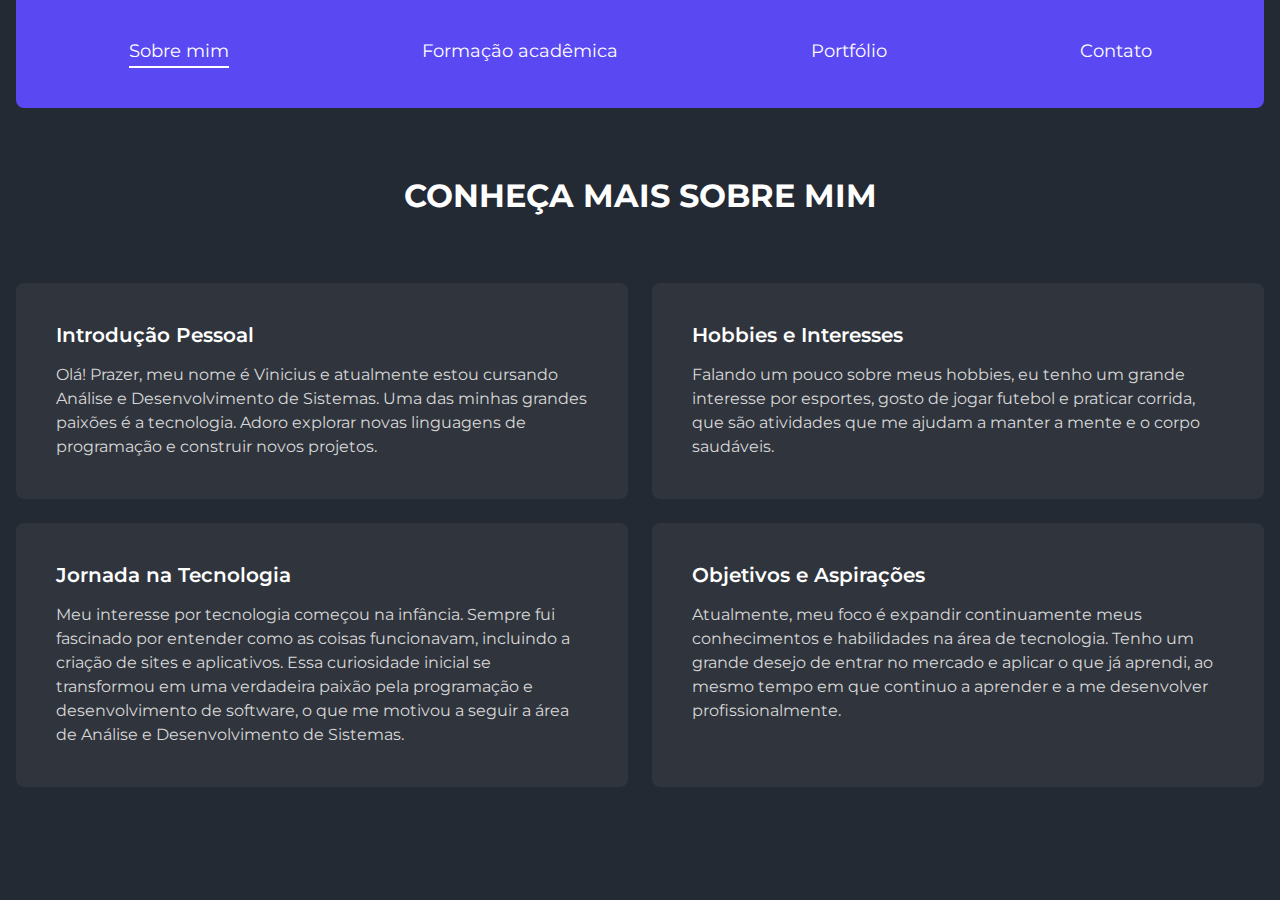
<file: index.html>
<!DOCTYPE html>
<html lang="pt-br">

<head>
    <link rel="preconnect" href="https://fonts.googleapis.com">
    <link rel="preconnect" href="https://fonts.gstatic.com" crossorigin>
    <meta charset="UTF-8">
    <meta name="viewport" content="width=device-width, initial-scale=1.0">
    <title>Portfólio Pessoal - Sobre mim</title>
    <link rel="stylesheet" href="./style.css">
    <link href="https://fonts.googleapis.com/css2?family=Montserrat:ital,wght@0,100..900;1,100..900&display=swap" rel="stylesheet">
    <link rel="shortcut icon" href="./icons/phone.svg" type="image/x-icon">
</head>

<body>
    <div class="app">
        <header>
            <nav>
                <ul>
                    <li><a href="./index.html" class="active">Sobre mim</a></li>
                    <li><a href="./formacao.html">Formação acadêmica</a></li>
                    <li><a href="./portfolio.html">Portfólio</a></li>
                    <li><a href="./contato.html">Contato</a></li>
                </ul>
            </nav>

            <div class="menu-mobile">
                <img src="./icons/menu-mobile.svg" alt="Ícone do menu de navegação">
            </div>
        </header>

        <section class="area-title">
            <h1>Conheça mais sobre mim</h1>
        </section>

        <main class="about-me">
            <div class="area-about-me">
                <div class="wrapper-about-me">
                    <h2>Introdução Pessoal</h2>
                    <p>Olá! Prazer, meu nome é Vinicius e atualmente estou cursando Análise e Desenvolvimento de
                        Sistemas. Uma das minhas grandes paixões é a tecnologia. Adoro explorar novas linguagens
                        de programação e construir novos projetos.
                    </p>
                </div>

                <div class="wrapper-about-me">
                    <h2>Hobbies e Interesses</h2>
                    <p>Falando um pouco sobre meus hobbies, eu tenho um grande interesse por esportes, gosto de jogar
                        futebol e praticar corrida, que são atividades que me ajudam a manter a mente e o corpo saudáveis.
                    </p>
                </div>

                <div class="wrapper-about-me">
                    <h2>Jornada na Tecnologia</h2>
                    <p>Meu interesse por tecnologia começou na infância. Sempre fui fascinado por entender como as coisas
                        funcionavam, incluindo a criação de sites e aplicativos. Essa curiosidade inicial se transformou
                        em uma verdadeira paixão pela programação e desenvolvimento de software, o que me motivou a seguir
                        a área de Análise e Desenvolvimento de Sistemas.
                    </p>
                </div>

                <div class="wrapper-about-me">
                    <h2>Objetivos e Aspirações</h2>
                    <p>Atualmente, meu foco é expandir continuamente meus conhecimentos e habilidades na área de tecnologia.
                        Tenho um grande desejo de entrar no mercado e aplicar o que já aprendi, ao mesmo tempo em que
                        continuo a aprender e a me desenvolver profissionalmente.
                    </p>
                </div>
            </div>
        </main>
    </div>

    <script src="./js/app.js"></script>
</body>

</html>
</file>
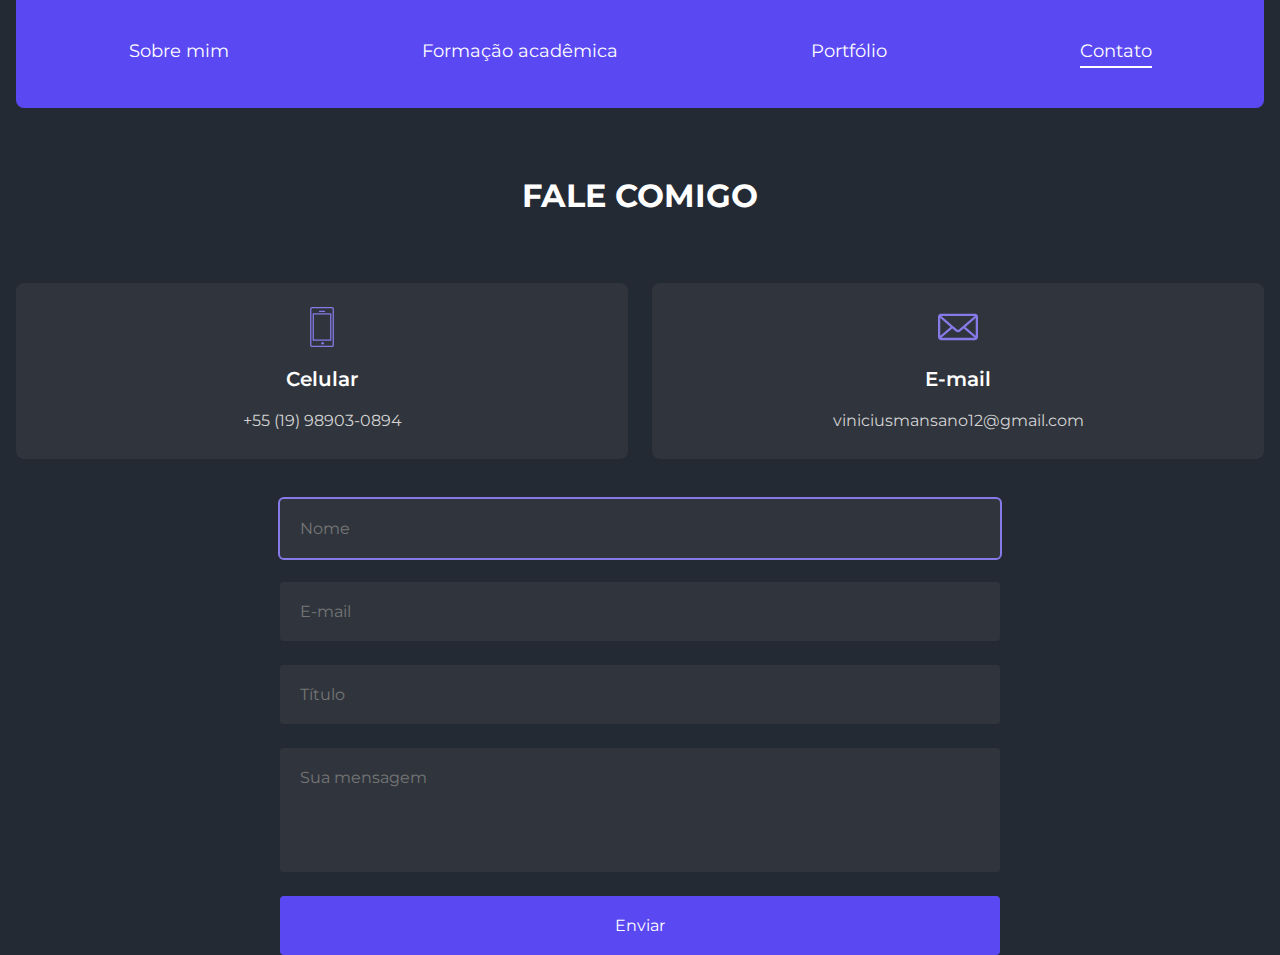
<file: contato.html>
<!DOCTYPE html>
<html lang="pt-br">

<head>
    <link rel="preconnect" href="https://fonts.googleapis.com">
    <link rel="preconnect" href="https://fonts.gstatic.com" crossorigin>
    <meta charset="UTF-8">
    <meta name="viewport" content="width=device-width, initial-scale=1.0">
    <title>Portfólio Pessoal - Contato</title>
    <link rel="stylesheet" href="./style.css">
    <link href="https://fonts.googleapis.com/css2?family=Montserrat:ital,wght@0,100..900;1,100..900&display=swap" rel="stylesheet">
    <link rel="shortcut icon" href="./icons/phone.svg" type="image/x-icon">
</head>

<body>
    <div class="app">
        <header>
            <nav>
                <ul>
                    <li><a href="./index.html">Sobre mim</a></li>
                    <li><a href="./formacao.html">Formação acadêmica</a></li>
                    <li><a href="./portfolio.html">Portfólio</a></li>
                    <li><a href="./contato.html" class="active">Contato</a></li>
                </ul>
            </nav>

            <div class="menu-mobile">
                <img src="./icons/menu-mobile.svg" alt="Ícone do menu de navegação">
            </div>
        </header>

        <section class="area-title">
            <h1>Fale Comigo</h1>
        </section>

        <main class="contact">
            <div class="wrapper-contact-infos">
                <div class="phone-number">
                    <img src="./icons/phone.svg" alt="Ícone de um telefone">
                    <h2>Celular</h2>
                    <a href="tel:+5519989030894">+55 (19) 98903-0894</a href="">
                </div>
                <div class="email-contact">
                    <img src="./icons/email.svg" alt="Ícone de um e-mail">
                    <h2>E-mail</h2>
                    <a href="mailto:viniciusmansano12@gmail.com">viniciusmansano12@gmail.com</a href="">
                </div>
            </div>

            <form>
                <input type="text" name="name" placeholder="Nome" autofocus>
                <input type="email" name="email" placeholder="E-mail">
                <input type="text" name="title" placeholder="Título">
                <textarea name="message" placeholder="Sua mensagem" maxlength="300"></textarea>
                <button>Enviar</button>
            </form>
        </main>
    </div>

    <script src="./js/app.js"></script>
</body>

</html>
</file>
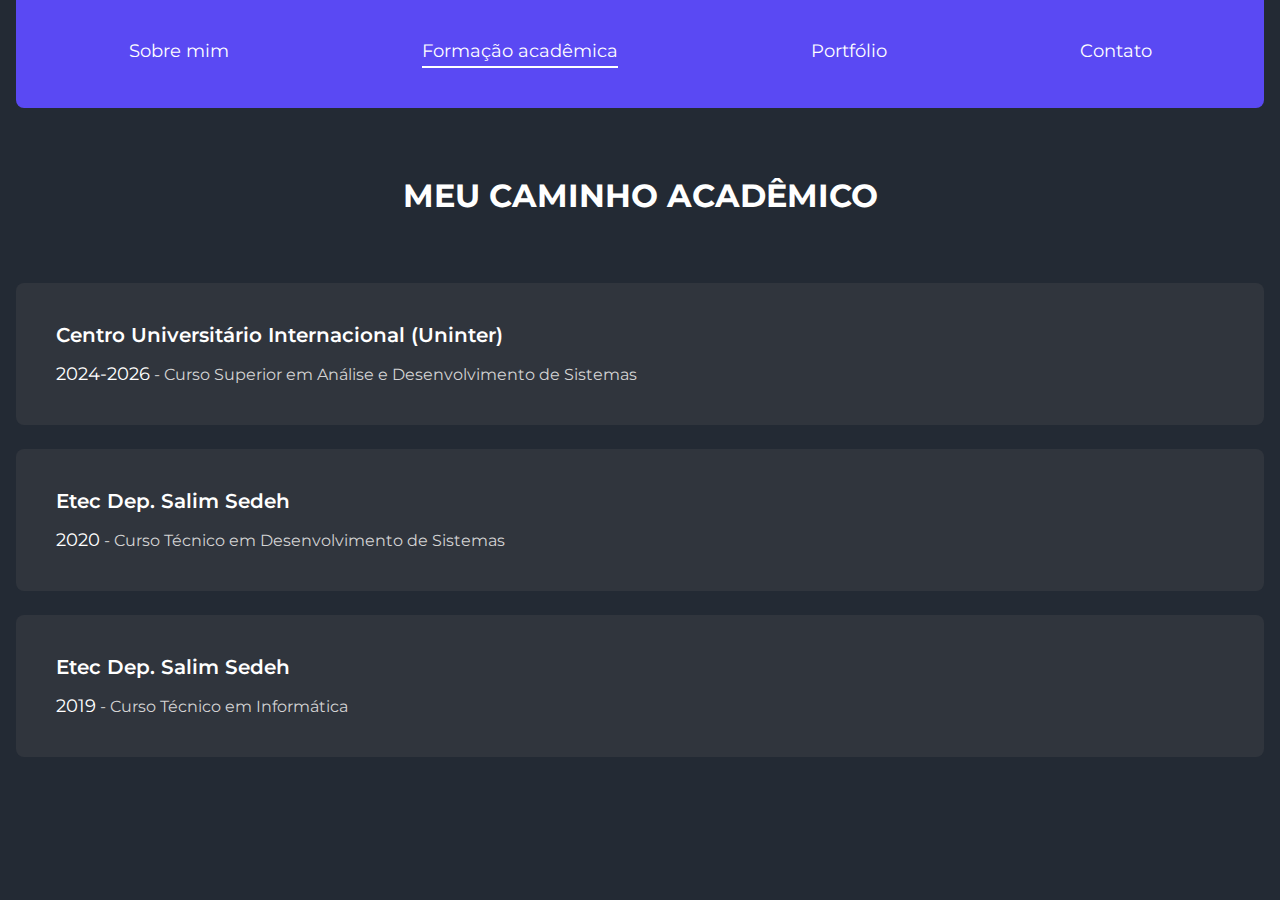
<file: formacao.html>
<!DOCTYPE html>
<html lang="pt-br">

<head>
    <link rel="preconnect" href="https://fonts.googleapis.com">
    <link rel="preconnect" href="https://fonts.gstatic.com" crossorigin>
    <meta charset="UTF-8">
    <meta name="viewport" content="width=device-width, initial-scale=1.0">
    <title>Portfólio Pessoal - Formação acadêmica</title>
    <link rel="stylesheet" href="./style.css">
    <link href="https://fonts.googleapis.com/css2?family=Montserrat:ital,wght@0,100..900;1,100..900&display=swap" rel="stylesheet">
    <link rel="shortcut icon" href="./icons/phone.svg" type="image/x-icon">
</head>

<body>
    <div class="app">
        <header>
            <nav>
                <ul>
                    <li><a href="./index.html">Sobre mim</a></li>
                    <li><a href="./formacao.html" class="active">Formação acadêmica</a></li>
                    <li><a href="./portfolio.html">Portfólio</a></li>
                    <li><a href="./contato.html">Contato</a></li>
                </ul>
            </nav>

            <div class="menu-mobile">
                <img src="./icons/menu-mobile.svg" alt="Ícone do menu de navegação">
            </div>
        </header>

        <section class="area-title">
            <h1>Meu Caminho Acadêmico</h1>
        </section>

        <main class="education">
            <div class="wrapper-infos">
                <h2>Centro Universitário Internacional (Uninter)</h2>
                <p><span>2024-2026</span> - Curso Superior em Análise e Desenvolvimento de Sistemas</p>
            </div>
            <div class="wrapper-infos">
                <h2>Etec Dep. Salim Sedeh</h2>
                <p><span>2020</span> - Curso Técnico em Desenvolvimento de Sistemas</p>
            </div>
            <div class="wrapper-infos">
                <h2>Etec Dep. Salim Sedeh</h2>
                <p><span>2019</span> - Curso Técnico em Informática</p>
            </div>
        </main>
    </div>

    <script src="./js/app.js"></script>
</body>

</html>
</file>
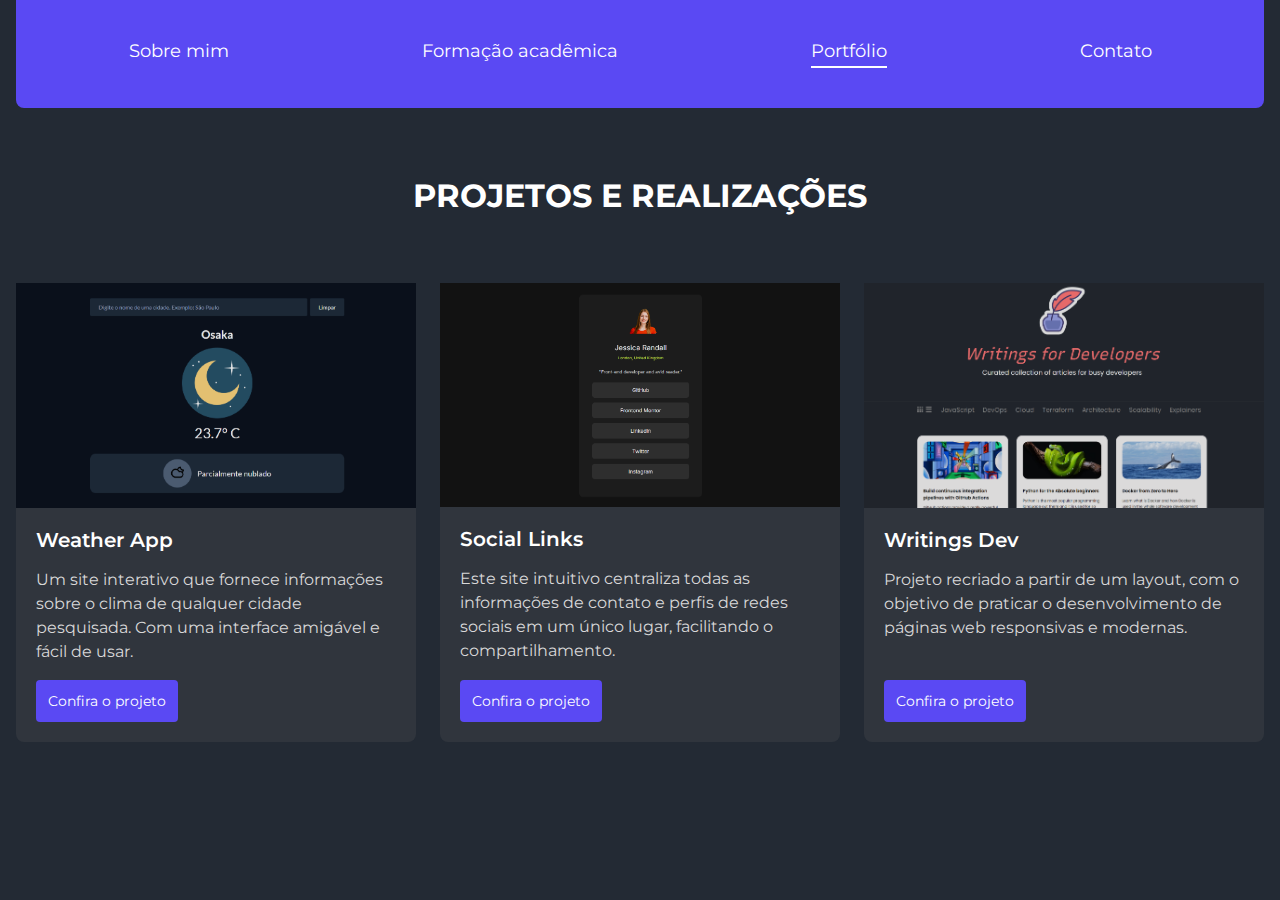
<file: portfolio.html>
<!DOCTYPE html>
<html lang="pt-br">

<head>
    <link rel="preconnect" href="https://fonts.googleapis.com">
    <link rel="preconnect" href="https://fonts.gstatic.com" crossorigin>
    <meta charset="UTF-8">
    <meta name="viewport" content="width=device-width, initial-scale=1.0">
    <title>Portfólio Pessoal - Portfólio</title>
    <link rel="stylesheet" href="./style.css">
    <link href="https://fonts.googleapis.com/css2?family=Montserrat:ital,wght@0,100..900;1,100..900&display=swap" rel="stylesheet">
    <link rel="shortcut icon" href="./icons/phone.svg" type="image/x-icon">
</head>

<body>
    <div class="app">
        <header>
            <nav>
                <ul>
                    <li><a href="./index.html">Sobre mim</a></li>
                    <li><a href="./formacao.html">Formação acadêmica</a></li>
                    <li><a href="./portfolio.html" class="active">Portfólio</a></li>
                    <li><a href="./contato.html">Contato</a></li>
                </ul>
            </nav>

            <div class="menu-mobile">
                <img src="./icons/menu-mobile.svg" alt="Ícone do menu de navegação">
            </div>
        </header>

        <section class="area-title">
            <h1>Projetos e Realizações</h1>
        </section>

        <main class="portfolio">
            <div class="area-portfolio">
                <div class="wrapper-project">
                    <img src="./images/weather-app.png" alt="Captura de tela do Weather App, um site interativo para consultar o clima de qualquer cidade.">
                    <div class="wrapper-project-infos">
                        <h2>Weather App</h2>
                        <p>
                            Um site interativo que fornece informações sobre o clima de qualquer cidade pesquisada.
                            Com uma interface amigável e fácil de usar.
                        </p>
                        <a href="https://ggvinicius.github.io/weather-app/" target="_blank">Confira o projeto</a>
                    </div>
                </div>

                <div class="wrapper-project">
                    <img src="./images/social-links.png" alt="Captura de tela do Social Links, um site que centraliza informações de contato e perfis de redes sociais.">
                    <div class="wrapper-project-infos">
                        <h2>Social Links</h2>
                        <p>
                            Este site intuitivo centraliza todas as informações de contato e perfis de redes sociais em
                            um único lugar, facilitando o compartilhamento.
                        </p>
                        <a href="https://ggvinicius.github.io/social-links/" target="_blank">Confira o projeto</a>
                    </div>
                </div>

                <div class="wrapper-project">
                    <img src="./images/writings-dev.png" alt="Captura de tela do Writings Dev, um site criado para praticar o desenvolvimento de páginas web responsivas.">
                    <div class="wrapper-project-infos">
                        <h2>Writings Dev</h2>
                        <p>
                            Projeto recriado a partir de um layout, com o objetivo de praticar o desenvolvimento de
                            páginas web responsivas e modernas.
                        </p>
                        <a href="https://ggvinicius.github.io/writings-dev/" target="_blank">Confira o projeto</a>
                    </div>
                </div>
            </div>
        </main>
    </div>

    <script src="./js/app.js"></script>
</body>

</html>
</file>
<file: style.css>
* {
    box-sizing: border-box;
    padding: 0;
    margin: 0;
}

body {
    font-family: "Montserrat", sans-serif;
    background-color: #232a34;
    color: #fff;
}

.app {
    max-width: 1440px;
    margin: 0 auto;
    padding: 0 16px;
}

/* Menu de navegação */
header {
    background-color: #5a49f3;
    border-radius: 0 0 8px 8px;
}

header ul {
    list-style-type: none;
    display: flex;
    justify-content: space-around;
    padding: 40px 16px;
}

header a {
    display: inline-block;
    text-decoration: none;
    color: #fff;
    font-size: 18px;
    transition: .3s;
    padding-bottom: 4px;
}

header a:hover {
    transform: scale(1.1);
}

header a.active {
    border-bottom: 2px solid #fff;
    transition: .8s;
}

/* Título principal da página */
.area-title {
    margin: 68px 0;
}

.area-title h1 {
    text-align: center;
    text-transform: uppercase;
}

/* Sobre mim */
.about-me .area-about-me {
    display: grid;
    grid-template-columns: repeat(2, 1fr);
    gap: 24px;
}

.about-me .wrapper-about-me {
    background-color: #30353d;
    padding: 40px;
    border-radius: 8px;
    word-wrap: break-word;
}

.about-me h2 {
    font-size: 20px;
    font-weight: 600;
    margin-bottom: 16px;
}

.about-me p {
    line-height: 24px;
    color: #d8d8d8;
}

/* Formação */
.education {
    display: flex;
    flex-direction: column;
    gap: 24px;
}

.education .wrapper-infos {
    background-color: #30353d;
    border-radius: 8px;
    padding: 40px;
    word-wrap: break-word;
}

.education .wrapper-infos h2 {
    font-size: 20px;
    font-weight: 600;
    margin-bottom: 16px;
}

.education .wrapper-infos p {
    color: #d3d3d3;
}

.education .wrapper-infos p span {
    color: #fff;
    font-size: 18px;
}


/* Portfólio */
.portfolio img {
    width: 100%;
    padding: 0;
    transition: .1s;
    filter: brightness(90%);
}

.portfolio img:hover {
    transform: scale(1.01);
    filter: hue-rotate(7deg) contrast(101%) saturate(200%);
}

.portfolio .area-portfolio {
    display: grid;
    grid-template-columns: repeat(3, 1fr);
    gap: 24px;
}

.portfolio .wrapper-project {
    background-color: #30353d;
    border-radius: 0 0 8px 8px;
    display: flex;
    flex-direction: column;
}

.portfolio .wrapper-project-infos {
    flex: 1;
    display: flex;
    flex-direction: column;
    gap: 16px;
    padding: 20px;
}

.portfolio .wrapper-project-infos h2 {
    font-size: 20px;
    font-weight: 600;
}

.portfolio .wrapper-project-infos p {
    flex: 1;
    color: #d8d8d8;
    line-height: 24px;
}

.portfolio .wrapper-project-infos a {
    display: inline-block;
    width: max-content;
    text-decoration: none;
    background-color: #5a49f3;
    color: #fff;
    border-radius: 4px;
    padding: 12px;
    font-size: 14px;
    transition: .2s;
}

.portfolio .wrapper-project-infos a:hover {
    background-color: #4c3dc1;
    color: #fff;
}

/* Contato */
.contact .wrapper-contact-infos {
    display: grid;
    grid-template-columns: repeat(2, 1fr);
    gap: 24px;
}

.contact .phone-number,
.contact .email-contact {
    background-color: #30353d;
    padding: 24px;
    display: flex;
    flex-direction: column;
    align-items: center;
    gap: 20px;
    border-radius: 8px;
}

.contact h2 {
    font-size: 20px;
    font-weight: 600;
}

.contact a {
    text-decoration: none;
    color: #d3d3d3;
    transition: .2s;
    padding-bottom: 4px;
    border-bottom: 1px solid transparent;
}

.contact a:hover {
    color: #fff;
    border-bottom: 1px solid #fff;
}

.contact form {
    margin: 40px auto 0;
    max-width: 720px;
    width: 100%;
    display: flex;
    flex-direction: column;
    gap: 24px;
}

.contact form input,
.contact form textarea,
.contact button {
    border: none;
    background-color: #30353d;
    color: #fff;
    padding: 20px;
    font-size: 16px;
    font-family: "Montserrat", sans-serif;
    border-radius: 4px;
}

.contact form textarea {
    height: 124px;
    resize: none;
}

.contact button {
    background-color: #5a49f3;
    transition: .2s;
}

.contact button:hover {
    cursor: pointer;
    background-color: #4537cc;
}

.contact form input:focus,
.contact form textarea:focus {
    outline: 2px solid #867ae9;
}

header .menu-mobile {
    display: none;
    justify-content: flex-end;
    align-items: center;
    height: 108px;
    padding: 16px;
}

header .menu-mobile img {
    cursor: pointer;
}

/* Responsividade menu */
@media (max-width: 595px) {
    header nav {
        position: relative;
    }

    header ul {
        display: none;
        background-color: #5a49f3;
        position: absolute;
        top: 100px;
        width: 100%;
        flex-direction: column;
    }

    header ul li {
        width: 100%;
        text-align: center;
        padding: 24px 0;
        border-top: 2px solid #867ae9;
    }

    header ul li:last-child {
        border-bottom: 2px solid #867ae9;
    }

    header .menu-mobile {
        display: flex;
    }
}

/* Respoosividade Sobre mim */
@media (max-width: 964px) {
    .about-me .area-about-me {
        grid-template-columns: 1fr;
    }
}

/* Responsividade contato */
@media (max-width: 595px) {
    .contact .wrapper-contact-infos {
        grid-template-columns: 1fr;
    }

    .contact .phone-number,
    .contact .email-contact {
        padding: 16px 0;
        word-break: break-word;
    }
}

/* Responsividade portfólio */
@media (max-width: 1150px) {
    .portfolio .area-portfolio {
        grid-template-columns: repeat(2, 1fr);
    }
}

@media (max-width: 795px) {
    .portfolio .area-portfolio {
        grid-template-columns: 1fr;
    }
}

/* Responsividade ajustes gerais */
@media (max-width: 595px) {
    .education .wrapper-infos,
    .about-me .wrapper-about-me {
        padding: 20px;
    }

    .app {
        padding: 0 8px;
    }
}
</file>
